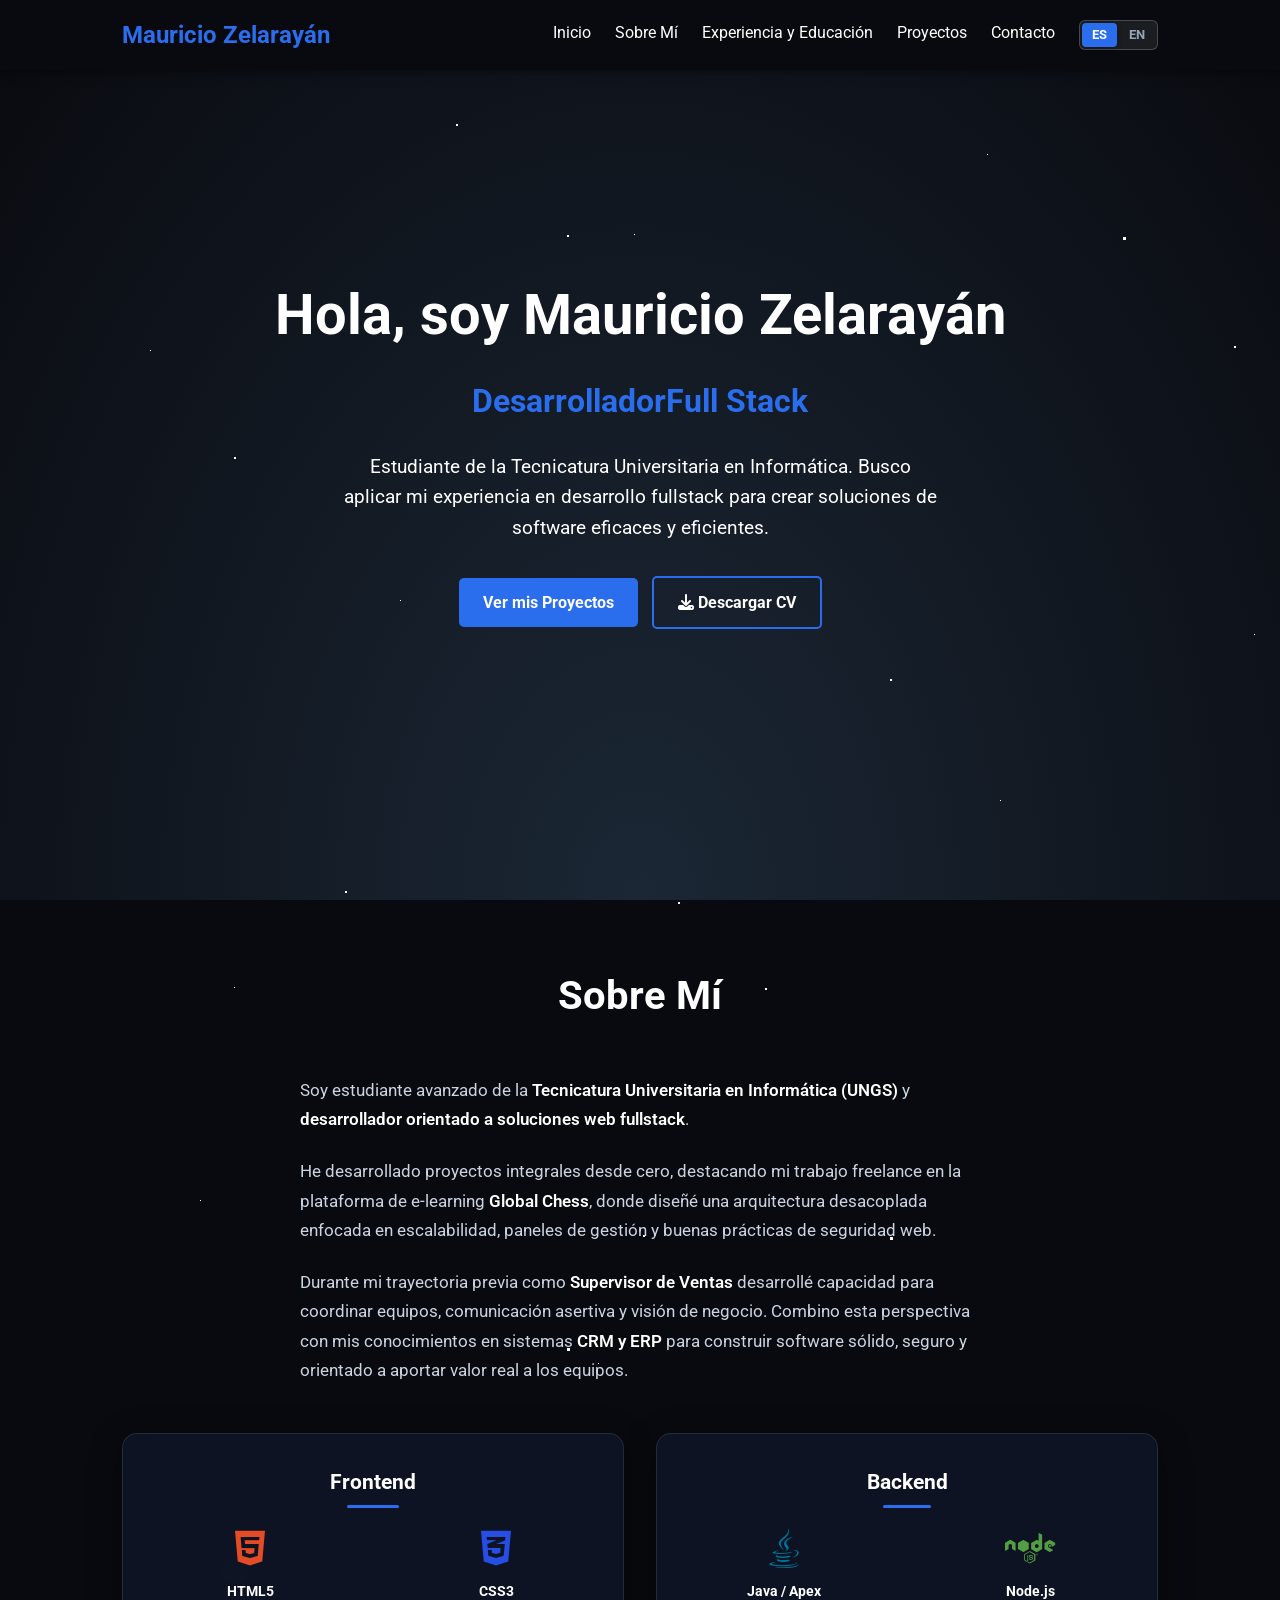
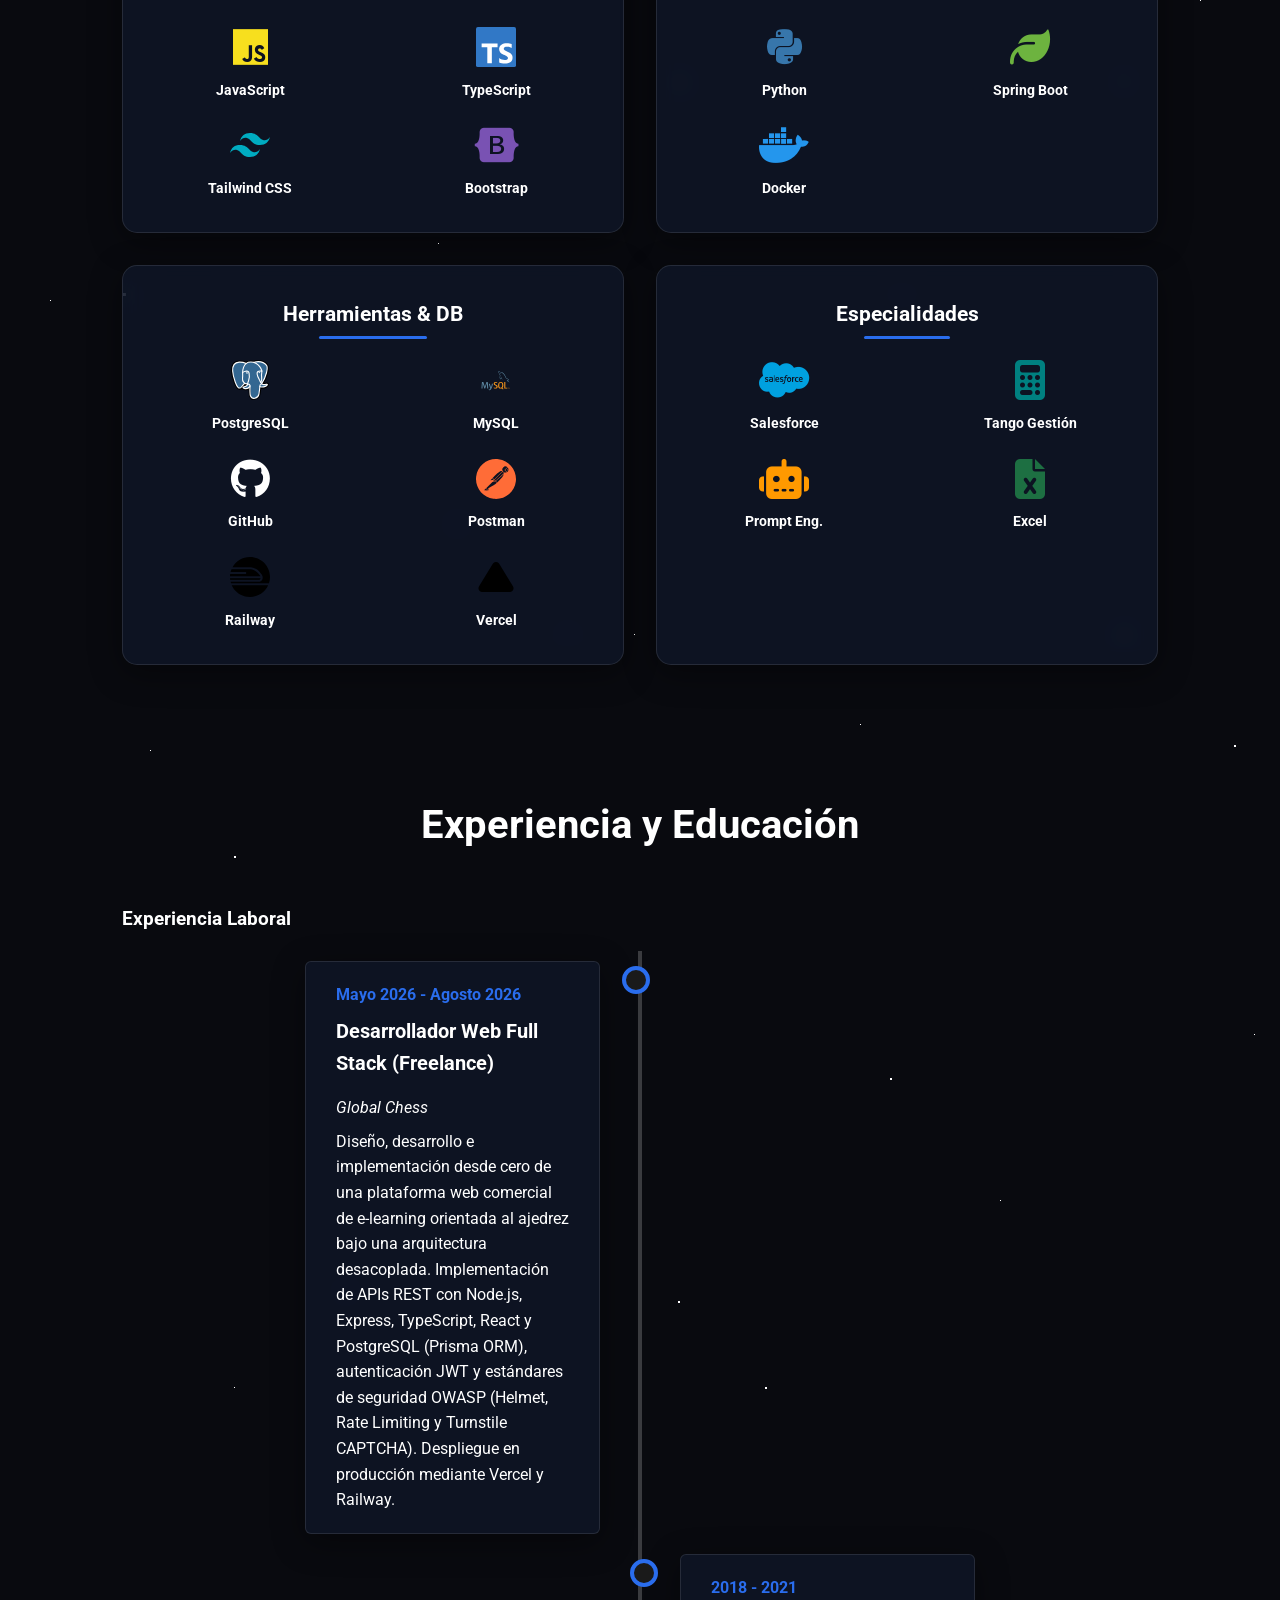
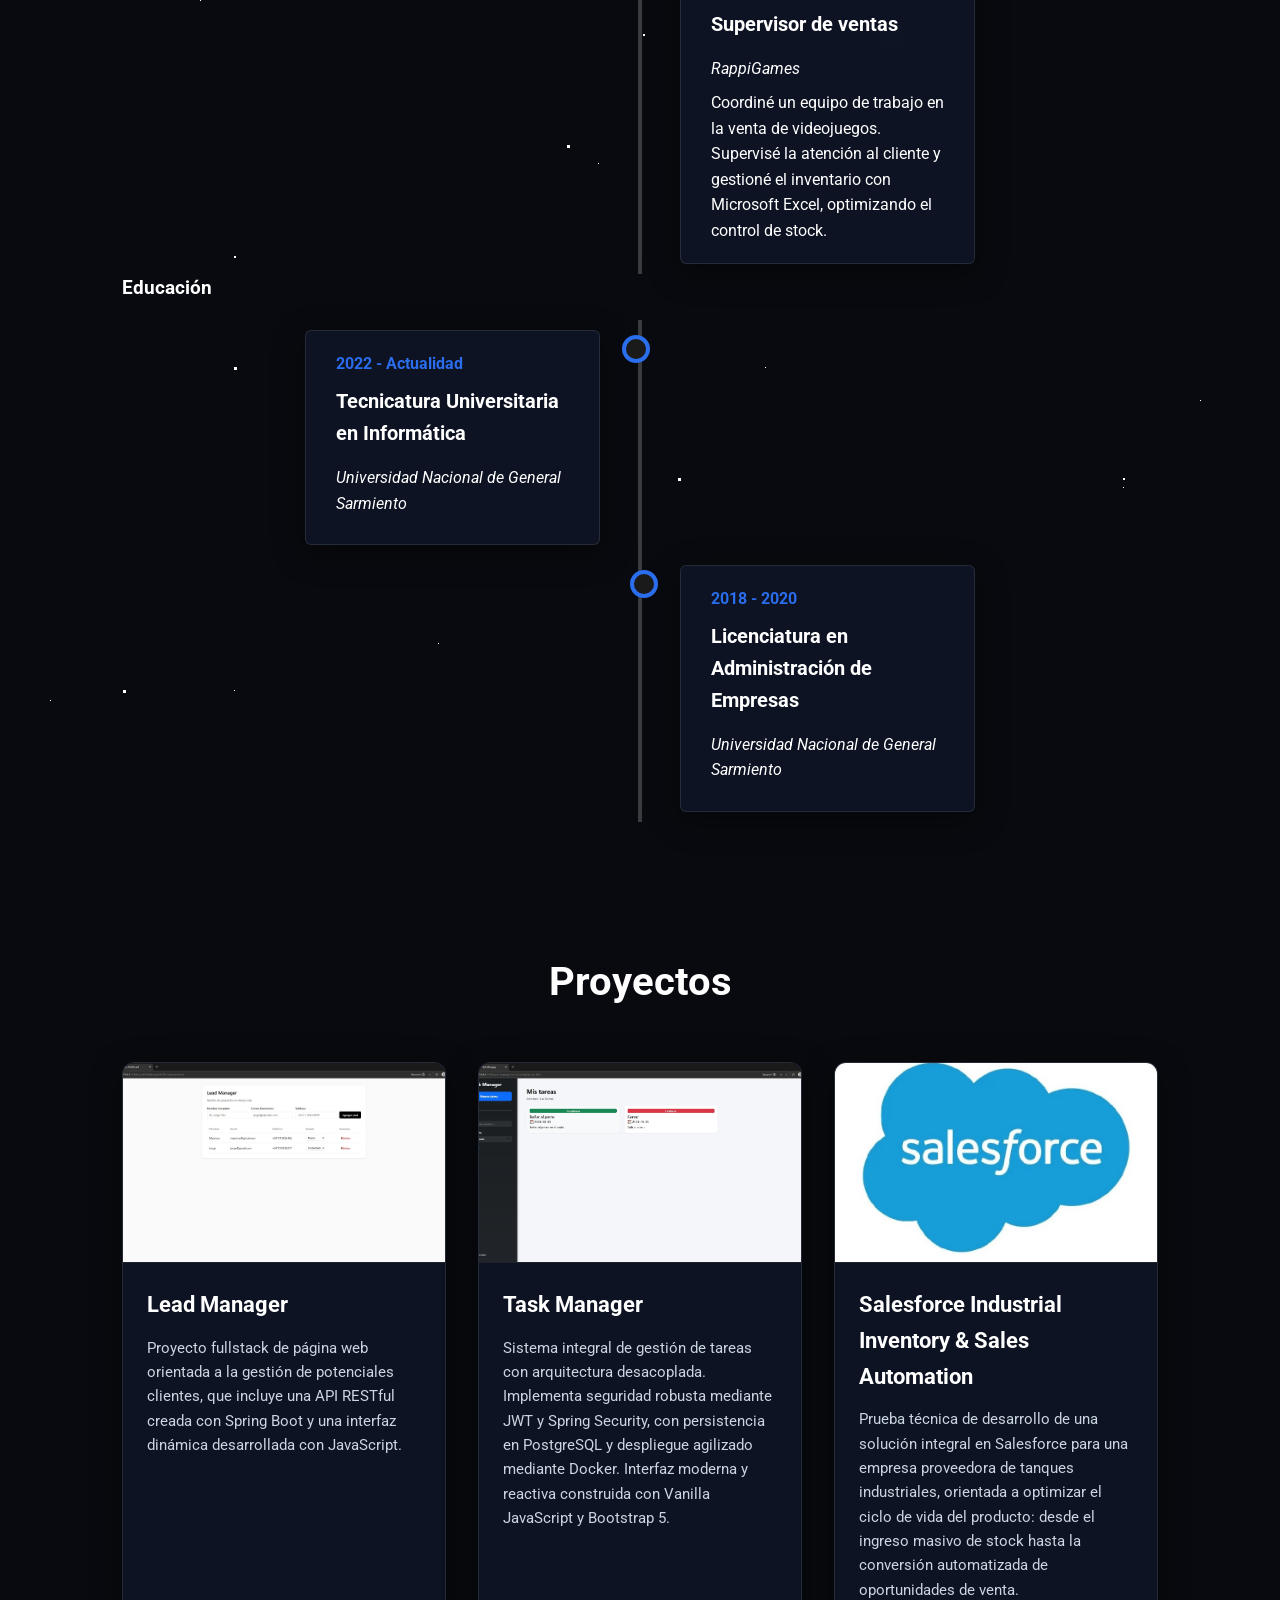
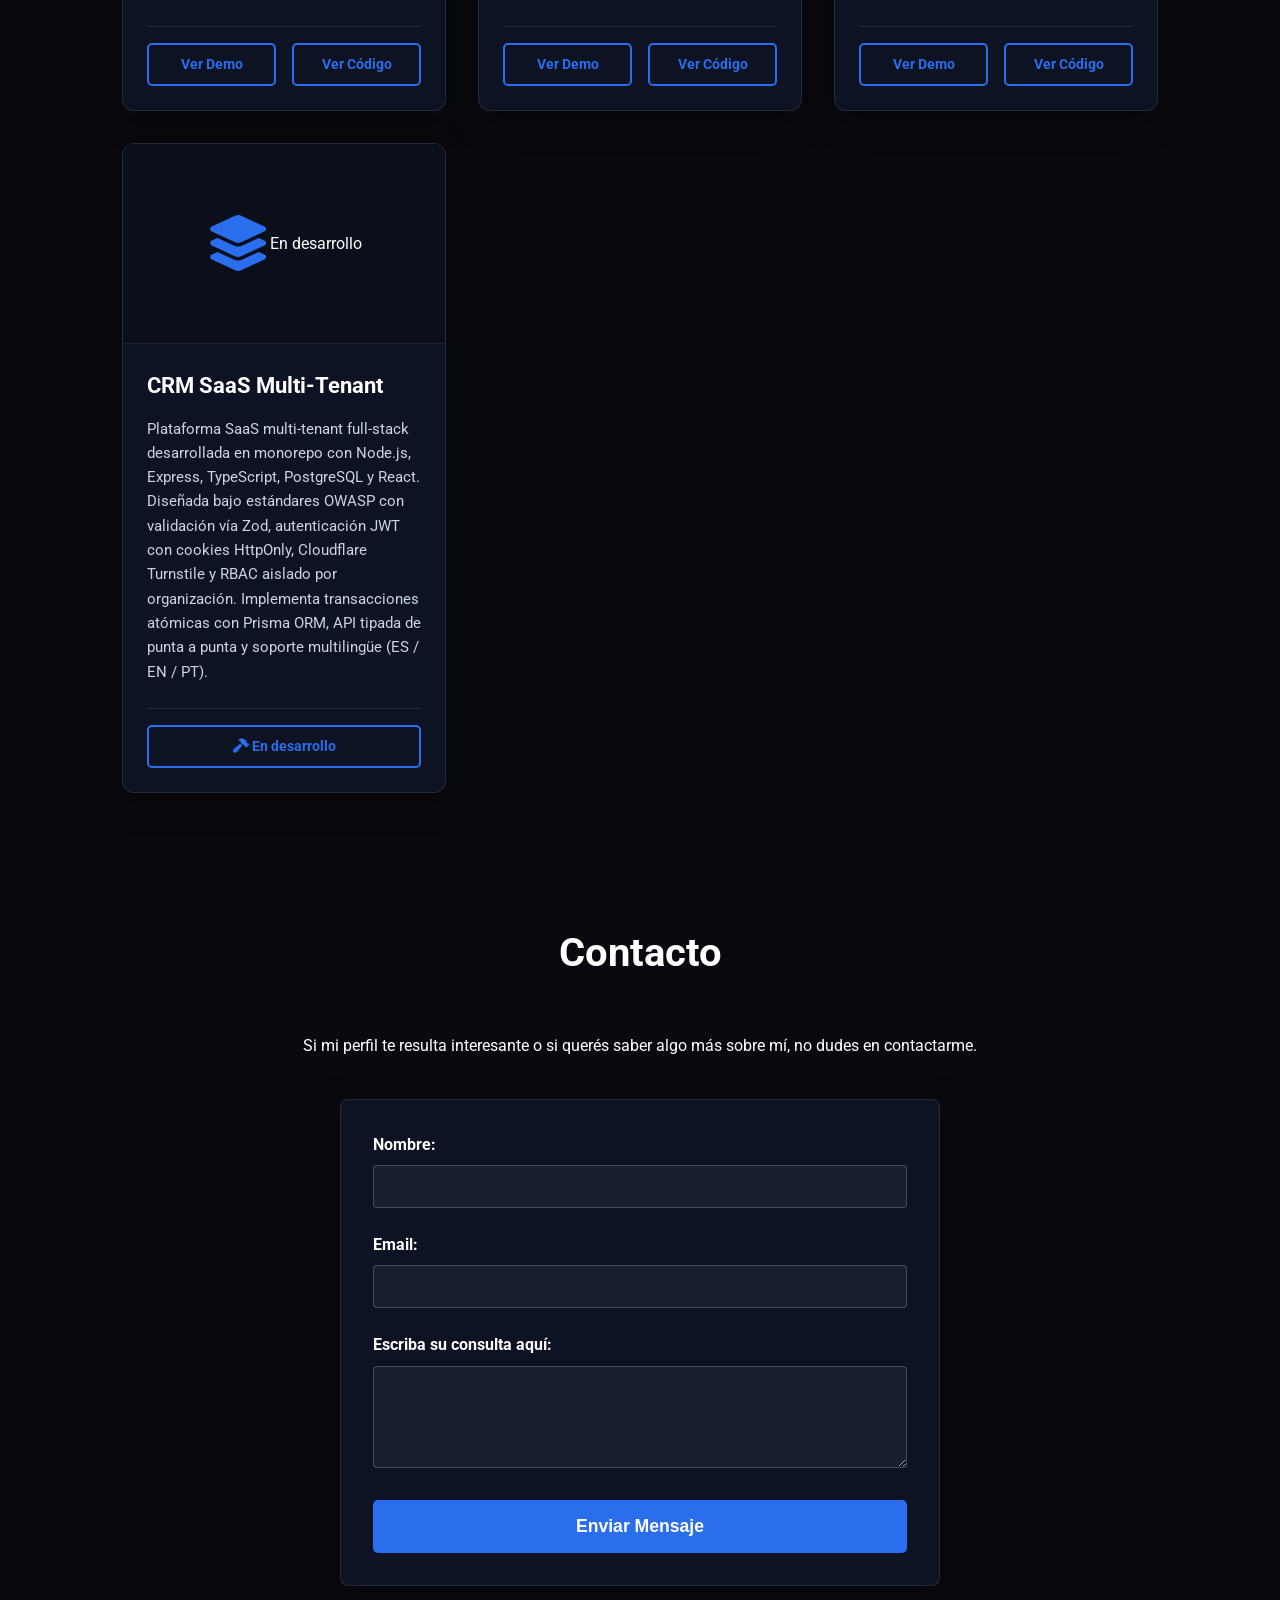
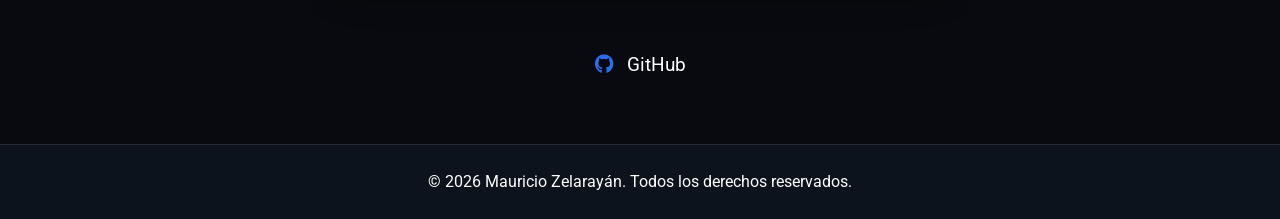
<file: index.html>
<!DOCTYPE html>
<html lang="es">
<head>
    <meta charset="UTF-8">
    <meta name="viewport" content="width=device-width, initial-scale=1.0">
    <title>Mauricio Zelarayán - Portfolio</title>
    <link rel="stylesheet" href="style.css">
    <link rel="preconnect" href="https://fonts.googleapis.com">
    <link rel="preconnect" href="https://fonts.gstatic.com" crossorigin>
    <link href="https://fonts.googleapis.com/css2?family=Roboto:wght@300;400;700&display=swap" rel="stylesheet">
    <link rel="stylesheet" href="https://cdnjs.cloudflare.com/ajax/libs/font-awesome/6.5.1/css/all.min.css">
</head>
<body>
    <div class="space-background">
        <div class="stars-layer-1"></div>
        <div class="stars-layer-2"></div>
        <div class="stars-layer-3"></div>
    </div>

    <header>
        <div class="container">
            <a href="#" class="logo">Mauricio Zelarayán</a>
            
            <button id="menu-btn" class="hamburger" aria-label="Abrir menú">
                <i class="fas fa-bars"></i>
            </button>

            <nav>
                <ul class="nav-links">
                    <li><a href="#inicio">Inicio</a></li>
                    <li><a href="#sobre-mi">Sobre Mí</a></li>
                    <li><a href="#experiencia">Experiencia y Educación</a></li>
                    <li><a href="#proyectos">Proyectos</a></li>
                    <li><a href="#contacto">Contacto</a></li>
                    <li class="lang-switch-wrapper">
                        <span class="lang-btn active">ES</span>
                        <a href="index-en.html" class="lang-btn">EN</a>
                    </li>
                </ul>
            </nav>
        </div>
    </header>

    <main>
        <section id="inicio">
            <div class="container">
                <div class="inicio-content">
                    <h1>Hola, soy Mauricio Zelarayán</h1>
                    <h2>DesarrolladorFull Stack</h2>
                    <p>Estudiante de la Tecnicatura Universitaria en Informática. Busco aplicar mi experiencia en desarrollo fullstack para crear soluciones de software eficaces y eficientes.</p>
                    <a href="#proyectos" class="btn">Ver mis Proyectos</a>
                    <a href="Mauricio Zelarayan CV.pdf" download class="btn btn-outline">
                        <i class="fas fa-download"></i> Descargar CV
                    </a>
                </div>
            </div>
        </section>

        <section id="sobre-mi">
            <div class="container">
                <h2>Sobre Mí</h2>
                <div class="sobre-mi-content">
                    <div class="sobre-mi-texto">
                        <p>
                            Soy estudiante avanzado de la <strong>Tecnicatura Universitaria en Informática (UNGS)</strong> y <strong>desarrollador orientado a soluciones web fullstack</strong>.
                        </p>

                        <p>
                            He desarrollado proyectos integrales desde cero, destacando mi trabajo freelance en la plataforma de e-learning <strong>Global Chess</strong>, donde diseñé una arquitectura desacoplada enfocada en escalabilidad, paneles de gestión y buenas prácticas de seguridad web.
                        </p>

                        <p>
                            Durante mi trayectoria previa como <strong>Supervisor de Ventas</strong> desarrollé capacidad para coordinar equipos, comunicación asertiva y visión de negocio. Combino esta perspectiva con mis conocimientos en sistemas <strong>CRM y ERP</strong> para construir software sólido, seguro y orientado a aportar valor real a los equipos.
                        </p>
                        </div>
                        
                        <div class="skills-grid">
                            <div class="skill-card">
                                <h4>Frontend</h4>
                                <div class="skill-icons">
                                    <div class="skill-item"><i class="fab fa-html5" style="color: #e34c26;"></i><span>HTML5</span></div>
                                    <div class="skill-item"><i class="fab fa-css3-alt" style="color: #264de4;"></i><span>CSS3</span></div>
                                    <div class="skill-item"><i class="fab fa-js" style="color: #f7df1e;"></i><span>JavaScript</span></div>
                                    <div class="skill-item">
                                        <img src="typescript.svg" alt="TypeScript" class="skill-icon-svg">
                                        <span>TypeScript</span>
                                    </div>
                                    <div class="skill-item">
                                        <img src="tailwind.svg" alt="Tailwind CSS" class="skill-icon-svg">
                                        <span>Tailwind CSS</span>
                                    </div>                                      
                                    <div class="skill-item"><i class="fab fa-bootstrap" style="color: #7952b3;"></i><span>Bootstrap</span></div>
                                </div>
                            </div>

                            <div class="skill-card">
                                <h4>Backend</h4>
                                <div class="skill-icons">
                                    <div class="skill-item"><i class="fab fa-java" style="color: #007396;"></i><span>Java / Apex</span></div>
                                    <div class="skill-item"><i class="fab fa-node" style="color: #539e43;"></i><span>Node.js</span></div>
                                    <div class="skill-item"><i class="fab fa-python" style="color: #3776ab;"></i><span>Python</span></div>
                                    <div class="skill-item"><i class="fas fa-leaf" style="color: #6db33f;"></i><span>Spring Boot</span></div>
                                    <div class="skill-item"><i class="fab fa-docker" style="color: #2496ed;"></i><span>Docker</span></div>
                                </div>
                            </div>

                            <div class="skill-card">
                                <h4>Herramientas & DB</h4>
                                <div class="skill-icons">
                                    <div class="skill-item">
                                        <img src="postgresql.svg" alt="PostgreSQL" class="skill-icon-svg">
                                        <span>PostgreSQL</span>
                                    </div>                                    
                                    <div class="skill-item">
                                        <img src="mysql.svg" alt="MySQL" class="skill-icon-svg">
                                        <span>MySQL</span>
                                    </div> 
                                    <div class="skill-item">
                                        <i class="fab fa-github" style="color: #ffffff;"></i>
                                        <span>GitHub</span>
                                    </div>                                    
                                    <div class="skill-item">
                                        <img src="postman.svg" alt="Postman" class="skill-icon-svg">
                                        <span>Postman</span>
                                    </div> 
                                    <div class="skill-item">
                                        <img src="railway.svg" alt="Railway" class="skill-icon-svg">
                                        <span>Railway</span>
                                    </div> 
                                    <div class="skill-item">
                                        <i class="fas fa-play" style="color: #000000; display: inline-block; transform: rotate(-90deg);"></i>
                                        <span>Vercel</span>
                                    </div>
                                </div>
                            </div>

                            <div class="skill-card">
                                <h4>Especialidades</h4>
                                <div class="skill-icons">
                                    <div class="skill-item"><i class="fab fa-salesforce" style="color: #00a1e0;"></i><span>Salesforce</span></div>
                                    <div class="skill-item"><i class="fas fa-calculator" style="color: #008080;"></i><span>Tango Gestión</span></div>
                                    <div class="skill-item"><i class="fas fa-robot" style="color: #ff9900;"></i><span>Prompt Eng.</span></div>
                                    <div class="skill-item"><i class="fas fa-file-excel" style="color: #1d6f42;"></i><span>Excel</span></div>
                                </div>
                            </div>
                        </div>
                    </div>
                </div>
            </div>
        </section>

        <section id="experiencia">
            <div class="container">
                <h2>Experiencia y Educación</h2>

                <div class="experiencia-laboral-timeline">
                    <h3>Experiencia Laboral</h3>
                    <div class="timeline">
                        <div class="timeline-item">
                            <div class="timeline-content">
                                <span class="timeline-date">Mayo 2026 - Agosto 2026</span>
                                <h3>Desarrollador Web Full Stack (Freelance)</h3>
                                <p class="timeline-company">Global Chess</p>
                                <p>Diseño, desarrollo e implementación desde cero de una plataforma web comercial de e-learning orientada al ajedrez bajo una arquitectura desacoplada. Implementación de APIs REST con Node.js, Express, TypeScript, React y PostgreSQL (Prisma ORM), autenticación JWT y estándares de seguridad OWASP (Helmet, Rate Limiting y Turnstile CAPTCHA). Despliegue en producción mediante Vercel y Railway.</p>
                            </div>
                        </div>
                        <div class="timeline-item">
                            <div class="timeline-content">
                                <span class="timeline-date">2018 - 2021</span>
                                <h3>Supervisor de ventas</h3>
                                <p class="timeline-company">RappiGames</p>
                                <p>Coordiné un equipo de trabajo en la venta de videojuegos. Supervisé la atención al cliente y gestioné el inventario con Microsoft Excel, optimizando el control de stock.</p>
                            </div>
                        </div>
                    </div>
                </div>

                <div class="educacion-timeline">
                    <h3>Educación</h3>
                    <div class="timeline">
                        <div class="timeline-item education">
                            <div class="timeline-content">
                                <span class="timeline-date">2022 - Actualidad</span>
                                <h3>Tecnicatura Universitaria en Informática</h3>
                                <p class="timeline-company">Universidad Nacional de General Sarmiento</p>
                            </div>
                        </div>
                        <div class="timeline-item education">
                            <div class="timeline-content">
                                <span class="timeline-date">2018 - 2020</span>
                                <h3>Licenciatura en Administración de Empresas</h3>
                                <p class="timeline-company">Universidad Nacional de General Sarmiento</p>
                            </div>
                        </div>
                    </div>
                </div>
            </div>
        </section>

        <section id="proyectos">
            <div class="container">
                <h2>Proyectos</h2>
                <div class="proyectos-grid">
                    
                    <div class="proyecto-card">
                        <div class="card-image-container">
                            <img src="3.jpg" alt="Vista previa de Lead Manager">
                        </div>
                        <div class="card-body">
                            <h3>Lead Manager</h3>
                            <p class="card-description">Proyecto fullstack de página web orientada a la gestión de potenciales clientes, que incluye una API RESTful creada con Spring Boot y una interfaz dinámica desarrollada con JavaScript.</p>
                            <div class="card-buttons">
                                <a href="https://drive.google.com/drive/folders/19TNXbErYH4U7G8hx_A92tkrJt_S_MYmr?usp=sharing" target="_blank" class="btn-proyecto">Ver Demo</a>
                                <a href="https://github.com/MauricioZelarayan/lead-manager-fullstack" target="_blank" class="btn-proyecto">Ver Código</a>
                            </div>
                        </div>
                    </div>

                    <div class="proyecto-card">
                        <div class="card-image-container">
                            <img src="10.jpg" alt="Vista previa de Task Manager">
                        </div>
                        <div class="card-body">
                            <h3>Task Manager</h3>
                            <p class="card-description">Sistema integral de gestión de tareas con arquitectura desacoplada. Implementa seguridad robusta mediante JWT y Spring Security, con persistencia en PostgreSQL y despliegue agilizado mediante Docker. Interfaz moderna y reactiva construida con Vanilla JavaScript y Bootstrap 5.</p>
                            <div class="card-buttons">
                                <a href="https://drive.google.com/drive/folders/1PQjHxaCH2E78rBX4GPbPm-X-FiyzhYT6" target="_blank" class="btn-proyecto">Ver Demo</a>
                                <a href="https://github.com/MauricioZelarayan/task-manager" target="_blank" class="btn-proyecto">Ver Código</a>
                            </div>
                        </div>
                    </div>

                    <div class="proyecto-card">
                        <div class="card-image-container">
                            <img src="salesforce.jpg" alt="Vista previa de Salesforce Industrial Inventory & Sales Automation">
                        </div>
                        <div class="card-body">
                            <h3>Salesforce Industrial Inventory & Sales Automation</h3>
                            <p class="card-description">Prueba técnica de desarrollo de una solución integral en Salesforce para una empresa proveedora de tanques industriales, orientada a optimizar el ciclo de vida del producto: desde el ingreso masivo de stock hasta la conversión automatizada de oportunidades de venta.</p>
                            <div class="card-buttons">
                                <a href="https://drive.google.com/drive/folders/1M4jzEX7tHAN3QNW46n3m_NiVkOKTi4sG?usp=sharing" target="_blank" class="btn-proyecto">Ver Demo</a>
                                <a href="https://github.com/MauricioZelarayan/salesforce-tank-manager" target="_blank" class="btn-proyecto">Ver Código</a>
                            </div>
                        </div>
                    </div>

                    <div class="proyecto-card">
                        <div class="card-image-container" style="position: relative; background: #111827;">
                            <i class="fas fa-layer-group" style="font-size: 3.5rem; color: var(--color-primario);"></i>
                            <span class="badge-proceso">En desarrollo</span>
                        </div>
                        <div class="card-body">
                            <h3>CRM SaaS Multi-Tenant</h3>
                            <p class="card-description">Plataforma SaaS multi-tenant full-stack desarrollada en monorepo con Node.js, Express, TypeScript, PostgreSQL y React. Diseñada bajo estándares OWASP con validación vía Zod, autenticación JWT con cookies HttpOnly, Cloudflare Turnstile y RBAC aislado por organización. Implementa transacciones atómicas con Prisma ORM, API tipada de punta a punta y soporte multilingüe (ES / EN / PT).</p>
                            <div class="card-buttons">
                                <span class="btn-proyecto btn-disabled"><i class="fas fa-hammer"></i> En desarrollo</span>
                            </div>
                        </div>
                    </div>
                </div>
            </div>
        </section>

        <section id="contacto">
    <div class="container">
        <h2>Contacto</h2>
        <p>Si mi perfil te resulta interesante o si querés saber algo más sobre mí, no dudes en contactarme.</p>
        
        <div class="contact-wrapper">
            <form action="https://formspree.io/f/xgaeyyrw" method="POST" id="my-form" class="contact-form">
                <div class="form-group">
                    <label for="nombre">Nombre:</label>
                    <input type="text" name="name" id="nombre" required>
                </div>
                <div class="form-group">
                    <label for="email">Email:</label>
                    <input type="email" name="email" id="email" required>
                </div>
                <div class="form-group">
                    <label for="mensaje">Escriba su consulta aquí:</label>
                    <textarea name="message" id="mensaje" rows="5" required></textarea>
                </div>
                <button type="submit" class="btn">Enviar Mensaje</button>
            </form>

            <div class="contact-info">
                <a href="https://github.com/MauricioZelarayan" target="_blank"><i class="fab fa-github"></i> GitHub</a>
            </div>
        </div>
    </div>
</section>
    </main>

    <footer>
        <div class="container">
            <p>&copy; 2026 Mauricio Zelarayán. Todos los derechos reservados.</p>
        </div>
    </footer>

    <script>
  const $form = document.querySelector('#my-form');

  $form.addEventListener('submit', handleSubmit);

  async function handleSubmit(event) {
    event.preventDefault(); // Evita que la página se recargue o redirija
    
    const form = new FormData(this);
    const response = await fetch(this.action, {
      method: this.method,
      body: form,
      headers: {
        'Accept': 'application/json'
      }
    });

    if (response.ok) {
      this.reset(); // <--- ¡Aquí es donde se borra todo el contenido!
      alert('¡Gracias por escribir! Ya recibí tu mensaje, me pondré en contacto lo antes posible.');
    } else {
      alert('Algo salió mal. Por favor, intenta de nuevo.');
    }
  }
</script>

<script>
    const menuBtn = document.getElementById('menu-btn');
    const navLinks = document.querySelector('.nav-links');

    menuBtn.addEventListener('click', () => {
        navLinks.classList.toggle('active');
        const icon = menuBtn.querySelector('i');
        icon.classList.toggle('fa-bars');
        icon.classList.toggle('fa-xmark');
    });

    // Cerrar al hacer clic en un link para que no tape el contenido
    document.querySelectorAll('.nav-links a').forEach(link => {
        link.addEventListener('click', () => {
            navLinks.classList.remove('active');
            const icon = menuBtn.querySelector('i');
            icon.classList.add('fa-bars');
            icon.classList.remove('fa-xmark');
        });
    });
</script>

</body>
</html>
</file>
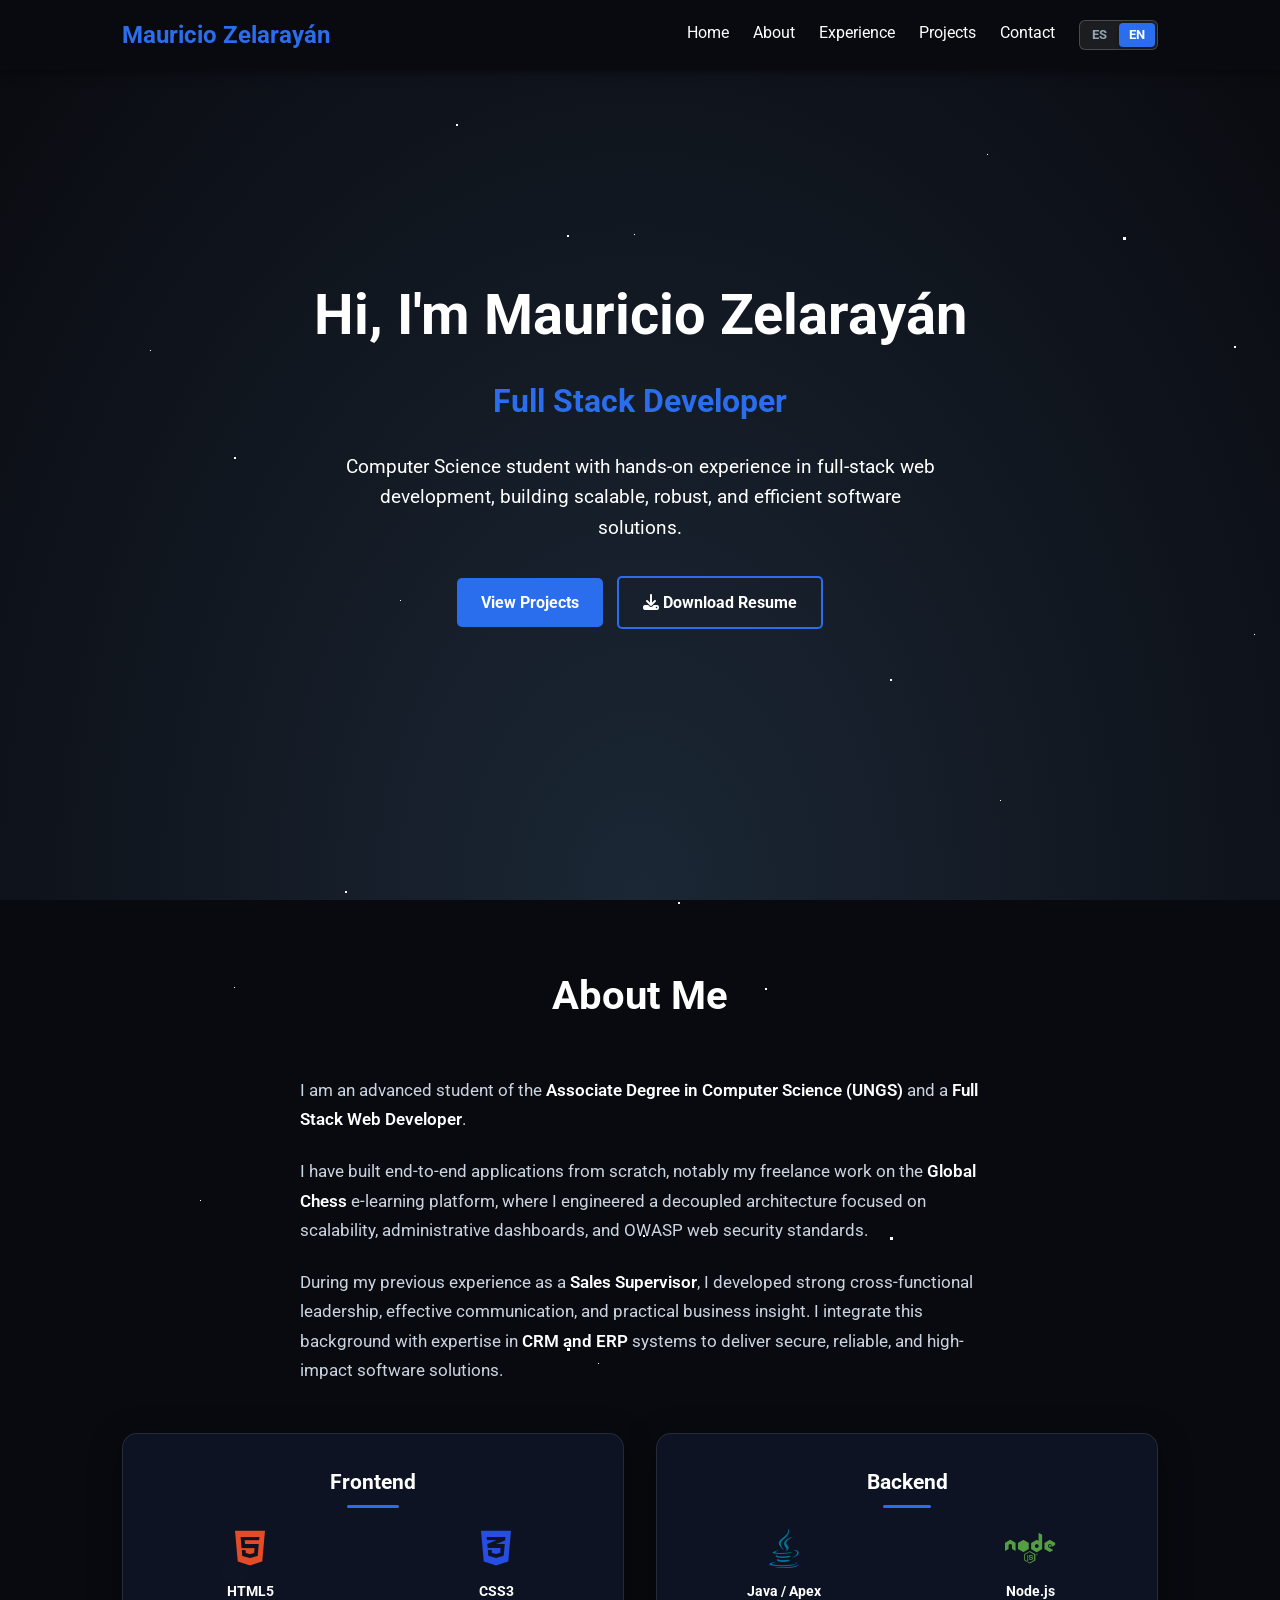
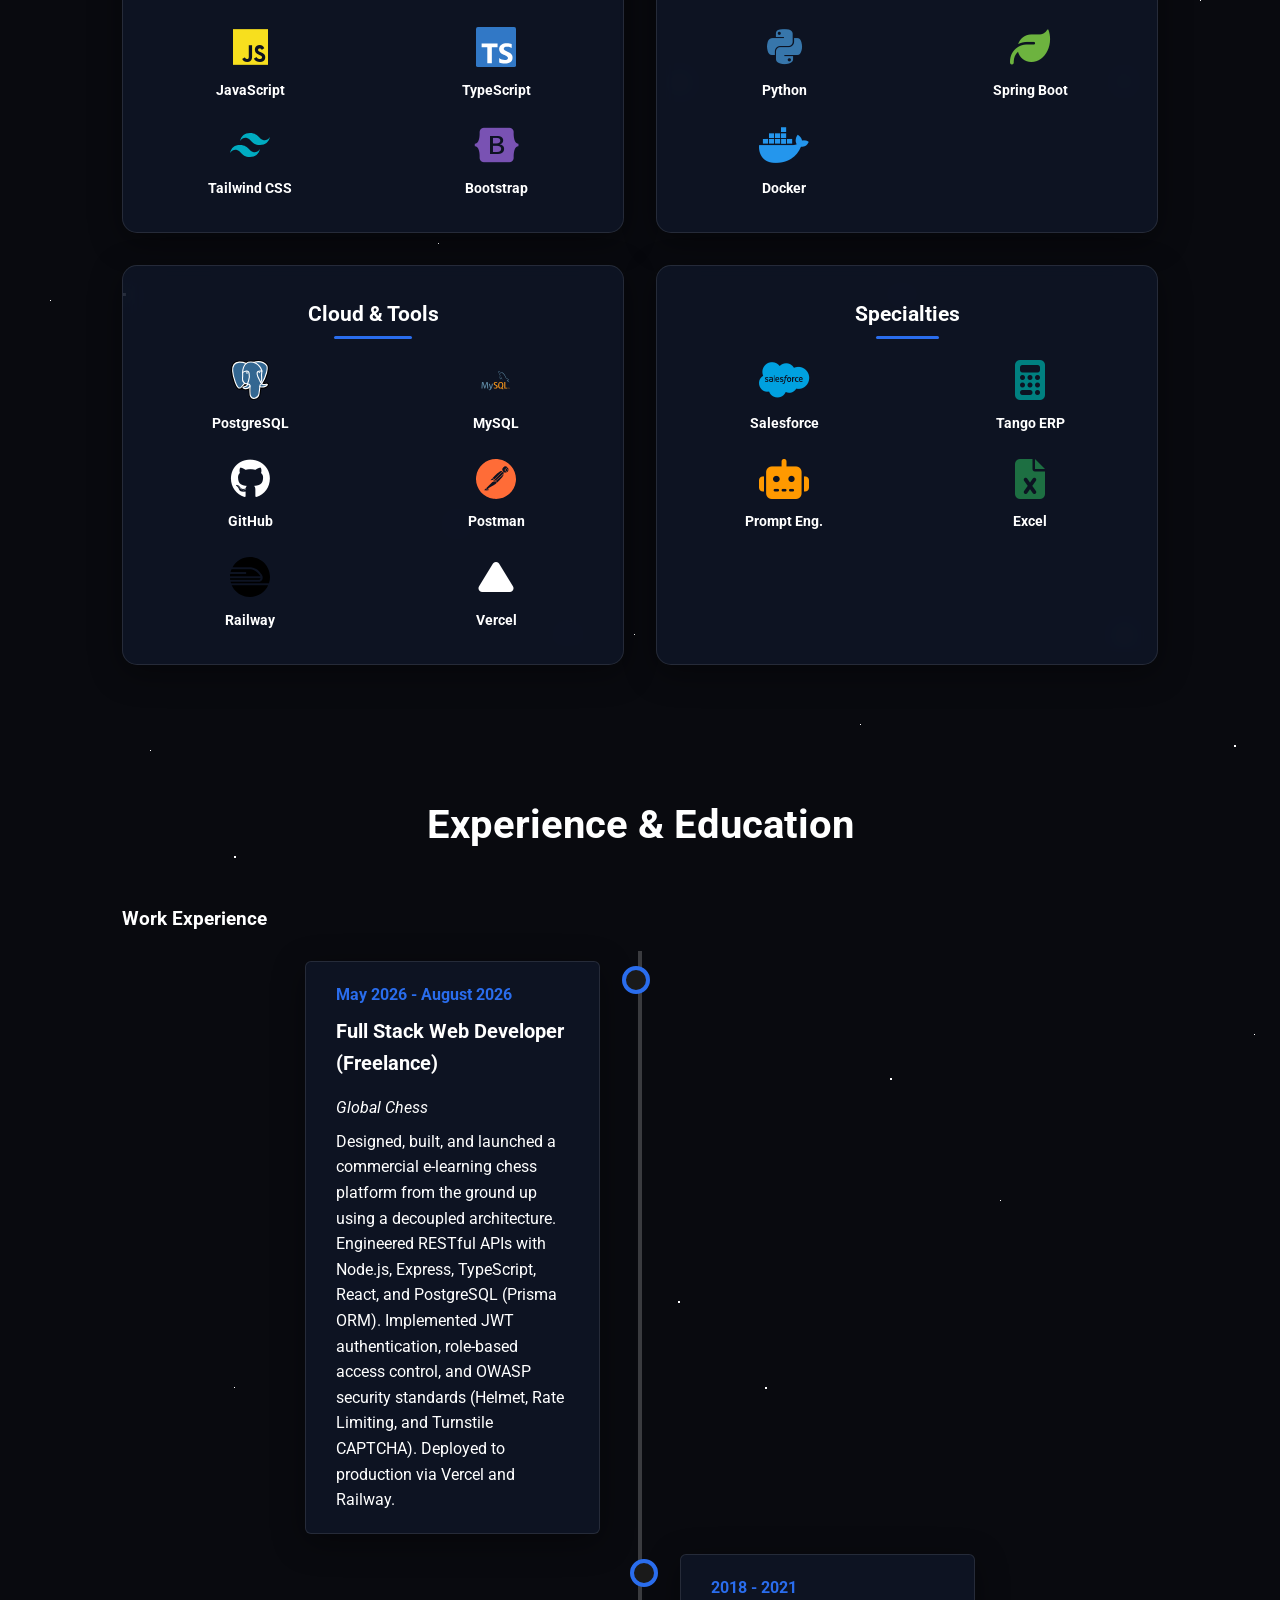
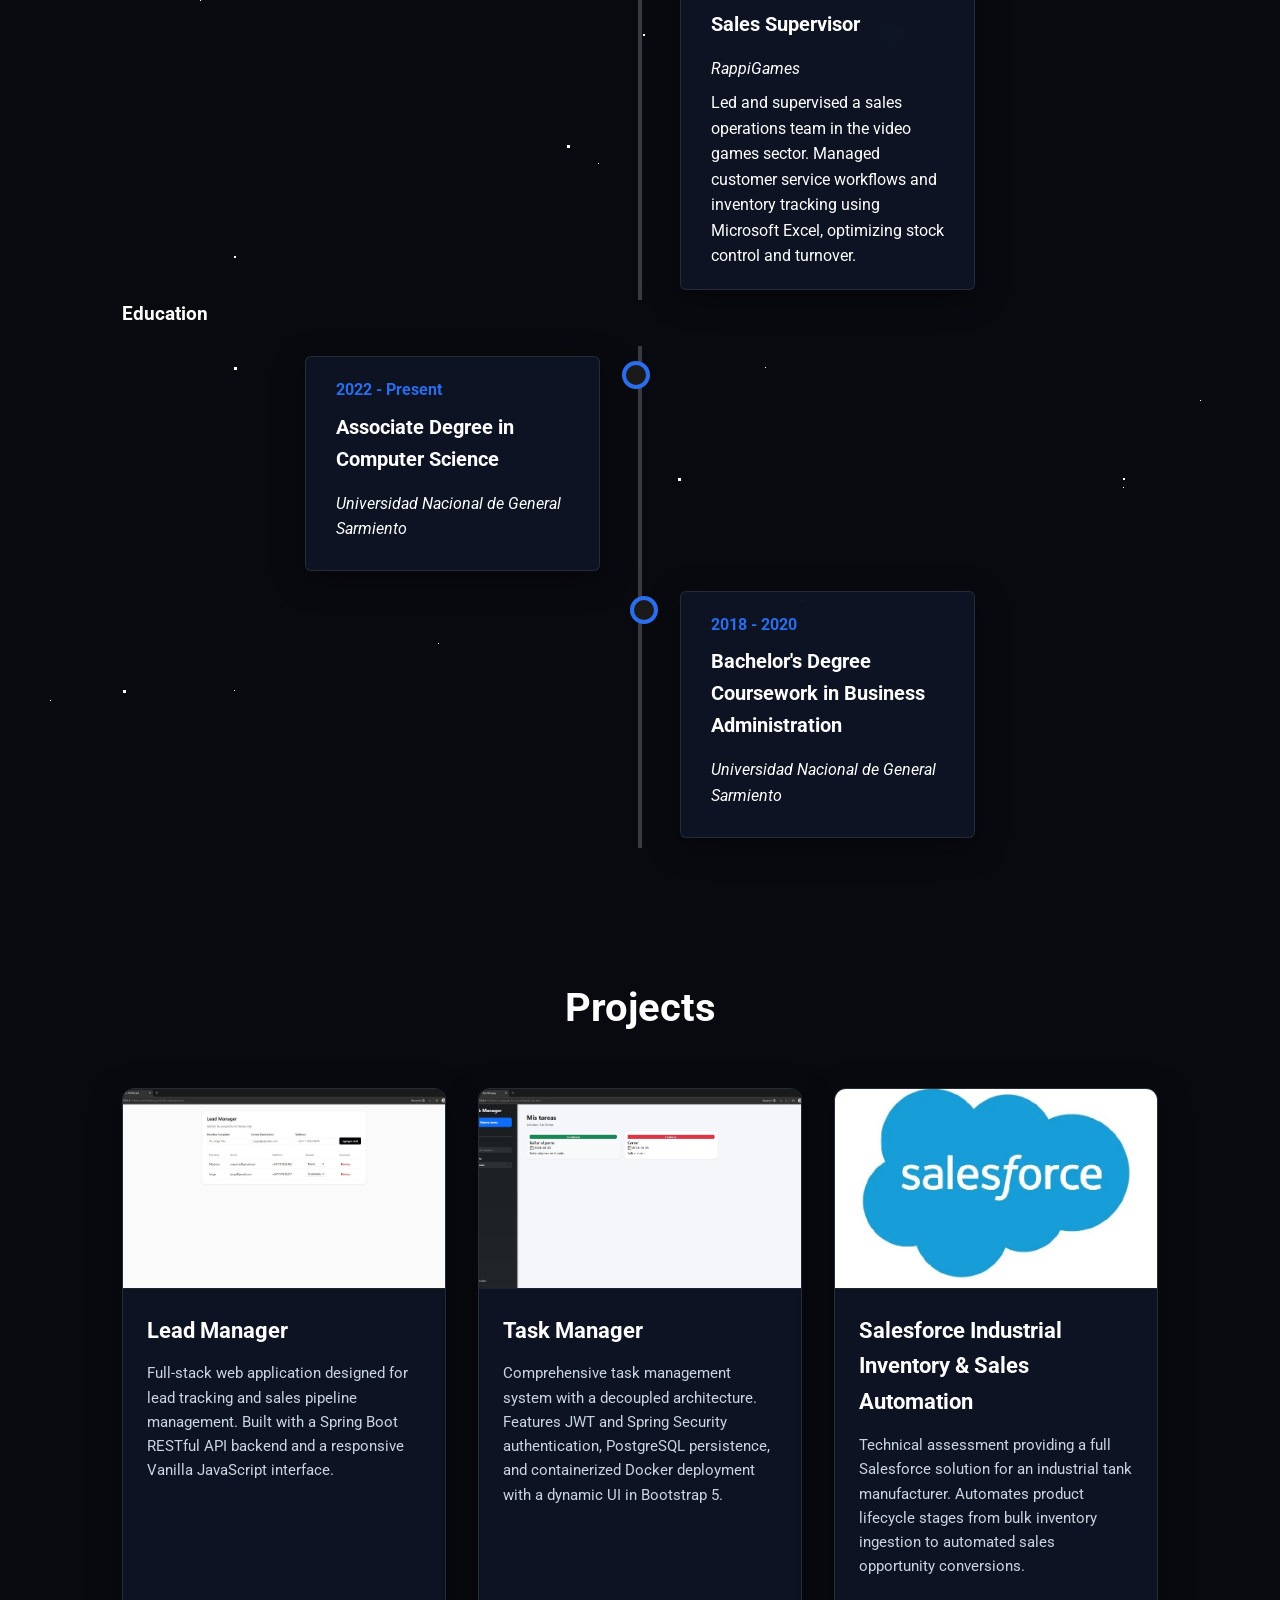
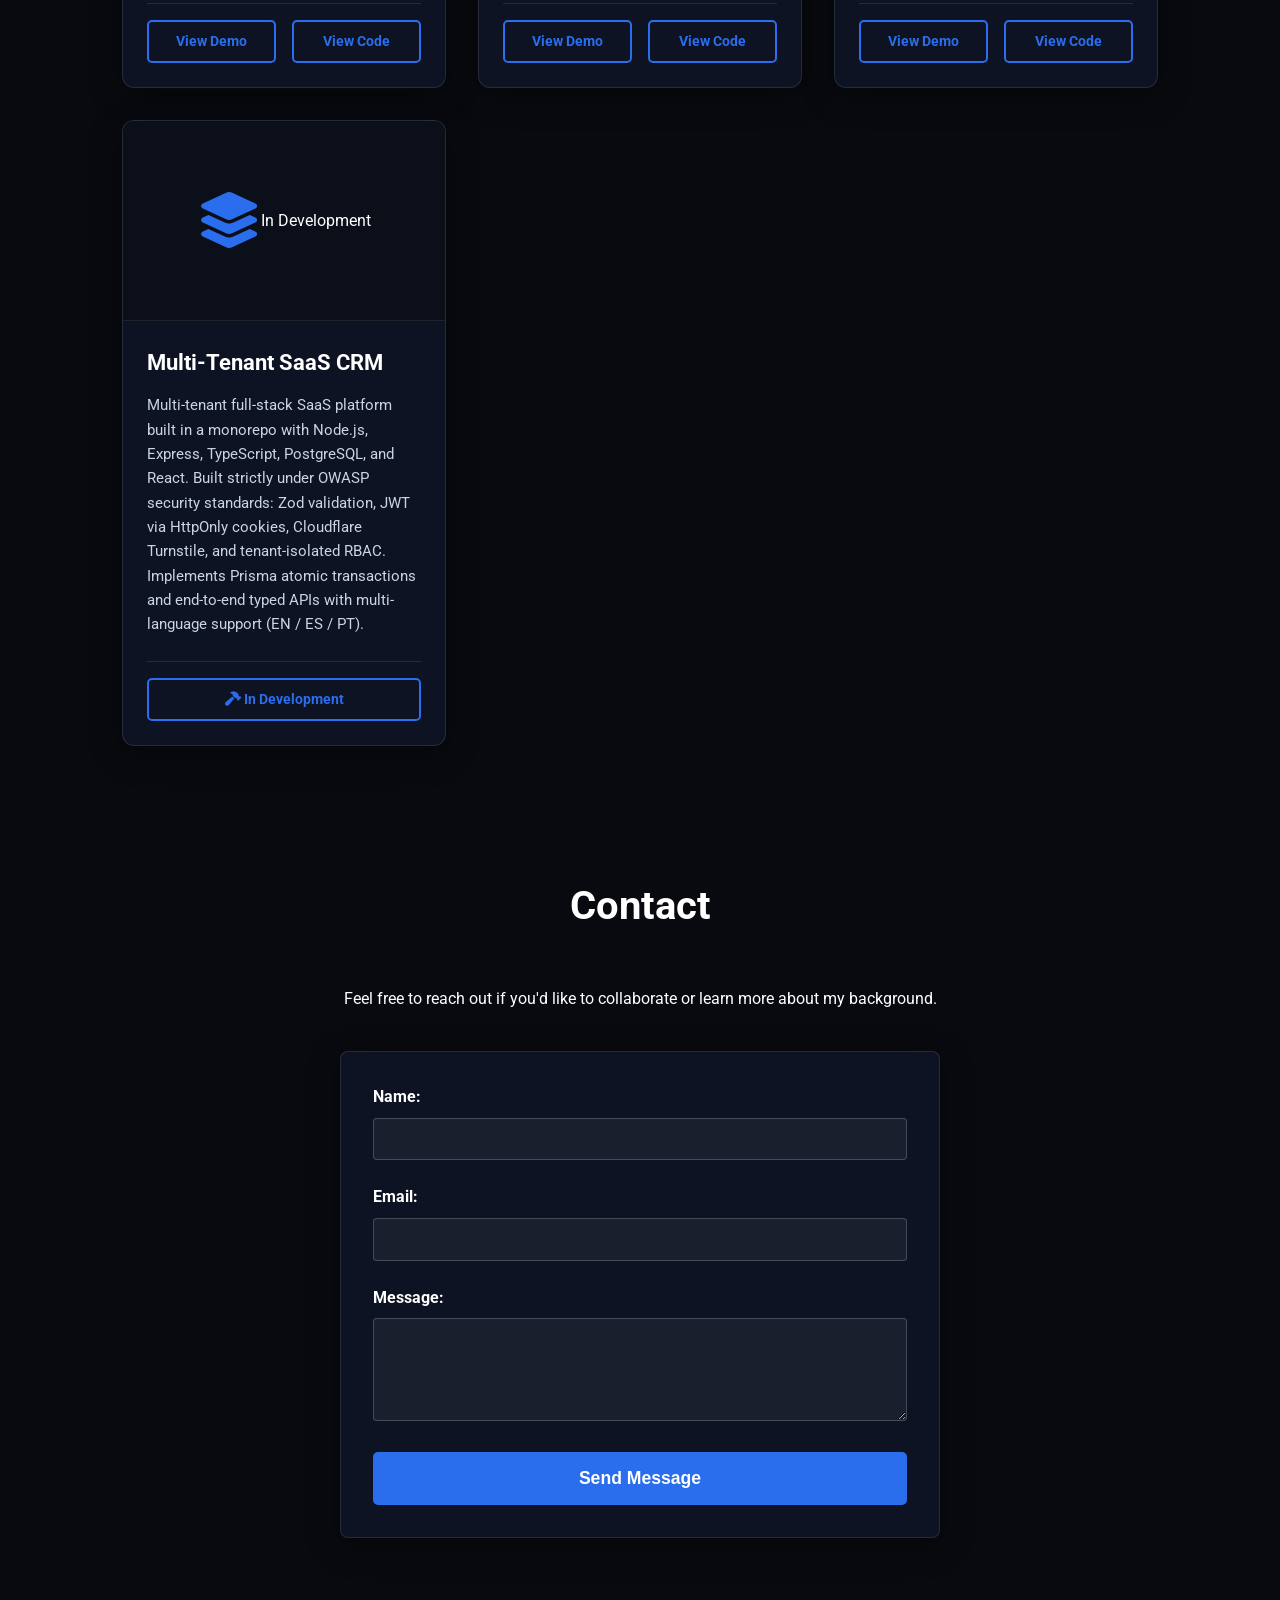
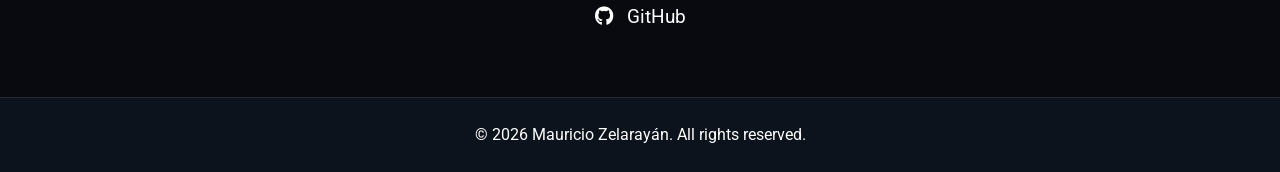
<file: index-en.html>
<!DOCTYPE html>
<html lang="en">
<head>
    <meta charset="UTF-8">
    <meta name="viewport" content="width=device-width, initial-scale=1.0">
    <title>Mauricio Zelarayán - Portfolio</title>
    <link rel="stylesheet" href="style.css">
    <link rel="preconnect" href="https://fonts.googleapis.com">
    <link rel="preconnect" href="https://fonts.gstatic.com" crossorigin>
    <link href="https://fonts.googleapis.com/css2?family=Roboto:wght@300;400;700&display=swap" rel="stylesheet">
    <link rel="stylesheet" href="https://cdnjs.cloudflare.com/ajax/libs/font-awesome/6.5.1/css/all.min.css">
</head>
<body>
    <div class="space-background">
        <div class="stars-layer-1"></div>
        <div class="stars-layer-2"></div>
        <div class="stars-layer-3"></div>
    </div>

    <header>
        <div class="container">
            <a href="#" class="logo">Mauricio Zelarayán</a>
            
            <button id="menu-btn" class="hamburger" aria-label="Open menu">
                <i class="fas fa-bars"></i>
            </button>

            <nav>
                <ul class="nav-links">
                    <li><a href="#inicio">Home</a></li>
                    <li><a href="#sobre-mi">About</a></li>
                    <li><a href="#experiencia">Experience</a></li>
                    <li><a href="#proyectos">Projects</a></li>
                    <li><a href="#contacto">Contact</a></li>
                    <li class="lang-switch-wrapper">
                        <a href="index.html" class="lang-btn">ES</a>
                        <span class="lang-btn active">EN</span>
                    </li>
                </ul>
            </nav>
        </div>
    </header>

    <main>
        <section id="inicio">
            <div class="container">
                <div class="inicio-content">
                    <h1>Hi, I'm Mauricio Zelarayán</h1>
                    <h2>Full Stack Developer</h2>
                    <p>Computer Science student with hands-on experience in full-stack web development, building scalable, robust, and efficient software solutions.</p>
                    <a href="#proyectos" class="btn">View Projects</a>
                    <a href="Mauricio Zelarayan CV EN.pdf" download class="btn btn-outline">
                        <i class="fas fa-download"></i> Download Resume
                    </a>
                </div>
            </div>
        </section>

        <section id="sobre-mi">
            <div class="container">
                <h2>About Me</h2>
                <div class="sobre-mi-content">
                    <div class="sobre-mi-texto">
                        <p>
                            I am an advanced student of the <strong>Associate Degree in Computer Science (UNGS)</strong> and a <strong>Full Stack Web Developer</strong>.
                        </p>

                        <p>
                            I have built end-to-end applications from scratch, notably my freelance work on the <strong>Global Chess</strong> e-learning platform, where I engineered a decoupled architecture focused on scalability, administrative dashboards, and OWASP web security standards.
                        </p>

                        <p>
                            During my previous experience as a <strong>Sales Supervisor</strong>, I developed strong cross-functional leadership, effective communication, and practical business insight. I integrate this background with expertise in <strong>CRM and ERP</strong> systems to deliver secure, reliable, and high-impact software solutions.
                        </p>
                    </div>
                        
                    <div class="skills-grid">
                        <div class="skill-card">
                            <h4>Frontend</h4>
                            <div class="skill-icons">
                                <div class="skill-item"><i class="fab fa-html5" style="color: #e34c26;"></i><span>HTML5</span></div>
                                <div class="skill-item"><i class="fab fa-css3-alt" style="color: #264de4;"></i><span>CSS3</span></div>
                                <div class="skill-item"><i class="fab fa-js" style="color: #f7df1e;"></i><span>JavaScript</span></div>
                                <div class="skill-item">
                                    <img src="typescript.svg" alt="TypeScript" class="skill-icon-svg">
                                    <span>TypeScript</span>
                                </div>
                                <div class="skill-item">
                                    <img src="tailwind.svg" alt="Tailwind CSS" class="skill-icon-svg">
                                    <span>Tailwind CSS</span>
                                </div>                                      
                                <div class="skill-item"><i class="fab fa-bootstrap" style="color: #7952b3;"></i><span>Bootstrap</span></div>
                            </div>
                        </div>

                        <div class="skill-card">
                            <h4>Backend</h4>
                            <div class="skill-icons">
                                <div class="skill-item"><i class="fab fa-java" style="color: #007396;"></i><span>Java / Apex</span></div>
                                <div class="skill-item"><i class="fab fa-node" style="color: #539e43;"></i><span>Node.js</span></div>
                                <div class="skill-item"><i class="fab fa-python" style="color: #3776ab;"></i><span>Python</span></div>
                                <div class="skill-item"><i class="fas fa-leaf" style="color: #6db33f;"></i><span>Spring Boot</span></div>
                                <div class="skill-item"><i class="fab fa-docker" style="color: #2496ed;"></i><span>Docker</span></div>
                            </div>
                        </div>

                        <div class="skill-card">
                            <h4>Cloud & Tools</h4>
                            <div class="skill-icons">
                                <div class="skill-item">
                                    <img src="postgresql.svg" alt="PostgreSQL" class="skill-icon-svg">
                                    <span>PostgreSQL</span>
                                </div>                                    
                                <div class="skill-item">
                                    <img src="mysql.svg" alt="MySQL" class="skill-icon-svg">
                                    <span>MySQL</span>
                                </div> 
                                <div class="skill-item">
                                    <i class="fab fa-github" style="color: #ffffff;"></i>
                                    <span>GitHub</span>
                                </div>                                    
                                <div class="skill-item">
                                    <img src="postman.svg" alt="Postman" class="skill-icon-svg">
                                    <span>Postman</span>
                                </div> 
                                <div class="skill-item">
                                    <img src="railway.svg" alt="Railway" class="skill-icon-svg">
                                    <span>Railway</span>
                                </div> 
                                <div class="skill-item">
                                    <i class="fas fa-play" style="color: #ffffff; display: inline-block; transform: rotate(-90deg);"></i>
                                    <span>Vercel</span>
                                </div>
                            </div>
                        </div>

                        <div class="skill-card">
                            <h4>Specialties</h4>
                            <div class="skill-icons">
                                <div class="skill-item"><i class="fab fa-salesforce" style="color: #00a1e0;"></i><span>Salesforce</span></div>
                                <div class="skill-item"><i class="fas fa-calculator" style="color: #008080;"></i><span>Tango ERP</span></div>
                                <div class="skill-item"><i class="fas fa-robot" style="color: #ff9900;"></i><span>Prompt Eng.</span></div>
                                <div class="skill-item"><i class="fas fa-file-excel" style="color: #1d6f42;"></i><span>Excel</span></div>
                            </div>
                        </div>
                    </div>
                </div>
            </div>
        </section>

        <section id="experiencia">
            <div class="container">
                <h2>Experience & Education</h2>

                <div class="experiencia-laboral-timeline">
                    <h3>Work Experience</h3>
                    <div class="timeline">
                        <div class="timeline-item">
                            <div class="timeline-content">
                                <span class="timeline-date">May 2026 - August 2026</span>
                                <h3>Full Stack Web Developer (Freelance)</h3>
                                <p class="timeline-company">Global Chess</p>
                                <p>Designed, built, and launched a commercial e-learning chess platform from the ground up using a decoupled architecture. Engineered RESTful APIs with Node.js, Express, TypeScript, React, and PostgreSQL (Prisma ORM). Implemented JWT authentication, role-based access control, and OWASP security standards (Helmet, Rate Limiting, and Turnstile CAPTCHA). Deployed to production via Vercel and Railway.</p>
                            </div>
                        </div>
                        <div class="timeline-item">
                            <div class="timeline-content">
                                <span class="timeline-date">2018 - 2021</span>
                                <h3>Sales Supervisor</h3>
                                <p class="timeline-company">RappiGames</p>
                                <p>Led and supervised a sales operations team in the video games sector. Managed customer service workflows and inventory tracking using Microsoft Excel, optimizing stock control and turnover.</p>
                            </div>
                        </div>
                    </div>
                </div>

                <div class="educacion-timeline">
                    <h3>Education</h3>
                    <div class="timeline">
                        <div class="timeline-item education">
                            <div class="timeline-content">
                                <span class="timeline-date">2022 - Present</span>
                                <h3>Associate Degree in Computer Science</h3>
                                <p class="timeline-company">Universidad Nacional de General Sarmiento</p>
                            </div>
                        </div>
                        <div class="timeline-item education">
                            <div class="timeline-content">
                                <span class="timeline-date">2018 - 2020</span>
                                <h3>Bachelor's Degree Coursework in Business Administration</h3>
                                <p class="timeline-company">Universidad Nacional de General Sarmiento</p>
                            </div>
                        </div>
                    </div>
                </div>
            </div>
        </section>

        <section id="proyectos">
            <div class="container">
                <h2>Projects</h2>
                <div class="proyectos-grid">
                    
                    <div class="proyecto-card">
                        <div class="card-image-container">
                            <img src="3.jpg" alt="Lead Manager Preview">
                        </div>
                        <div class="card-body">
                            <h3>Lead Manager</h3>
                            <p class="card-description">Full-stack web application designed for lead tracking and sales pipeline management. Built with a Spring Boot RESTful API backend and a responsive Vanilla JavaScript interface.</p>
                            <div class="card-buttons">
                                <a href="https://drive.google.com/drive/folders/19TNXbErYH4U7G8hx_A92tkrJt_S_MYmr?usp=sharing" target="_blank" class="btn-proyecto">View Demo</a>
                                <a href="https://github.com/MauricioZelarayan/lead-manager-fullstack" target="_blank" class="btn-proyecto">View Code</a>
                            </div>
                        </div>
                    </div>

                    <div class="proyecto-card">
                        <div class="card-image-container">
                            <img src="10.jpg" alt="Task Manager Preview">
                        </div>
                        <div class="card-body">
                            <h3>Task Manager</h3>
                            <p class="card-description">Comprehensive task management system with a decoupled architecture. Features JWT and Spring Security authentication, PostgreSQL persistence, and containerized Docker deployment with a dynamic UI in Bootstrap 5.</p>
                            <div class="card-buttons">
                                <a href="https://drive.google.com/drive/folders/1PQjHxaCH2E78rBX4GPbPm-X-FiyzhYT6" target="_blank" class="btn-proyecto">View Demo</a>
                                <a href="https://github.com/MauricioZelarayan/task-manager" target="_blank" class="btn-proyecto">View Code</a>
                            </div>
                        </div>
                    </div>

                    <div class="proyecto-card">
                        <div class="card-image-container">
                            <img src="salesforce.jpg" alt="Salesforce Automation Preview">
                        </div>
                        <div class="card-body">
                            <h3>Salesforce Industrial Inventory & Sales Automation</h3>
                            <p class="card-description">Technical assessment providing a full Salesforce solution for an industrial tank manufacturer. Automates product lifecycle stages from bulk inventory ingestion to automated sales opportunity conversions.</p>
                            <div class="card-buttons">
                                <a href="https://drive.google.com/drive/folders/1M4jzEX7tHAN3QNW46n3m_NiVkOKTi4sG?usp=sharing" target="_blank" class="btn-proyecto">View Demo</a>
                                <a href="https://github.com/MauricioZelarayan/salesforce-tank-manager" target="_blank" class="btn-proyecto">View Code</a>
                            </div>
                        </div>
                    </div>

                    <div class="proyecto-card">
                        <div class="card-image-container" style="position: relative; background: #111827;">
                            <i class="fas fa-layer-group" style="font-size: 3.5rem; color: var(--color-primario);"></i>
                            <span class="badge-proceso">In Development</span>
                        </div>
                        <div class="card-body">
                            <h3>Multi-Tenant SaaS CRM</h3>
                            <p class="card-description">Multi-tenant full-stack SaaS platform built in a monorepo with Node.js, Express, TypeScript, PostgreSQL, and React. Built strictly under OWASP security standards: Zod validation, JWT via HttpOnly cookies, Cloudflare Turnstile, and tenant-isolated RBAC. Implements Prisma atomic transactions and end-to-end typed APIs with multi-language support (EN / ES / PT).</p>
                            <div class="card-buttons">
                                <span class="btn-proyecto btn-disabled"><i class="fas fa-hammer"></i> In Development</span>
                            </div>
                        </div>
                    </div>
                </div>
            </div>
        </section>

        <section id="contacto">
            <div class="container">
                <h2>Contact</h2>
                <p>Feel free to reach out if you'd like to collaborate or learn more about my background.</p>
                
                <div class="contact-wrapper">
                    <form action="https://formspree.io/f/xgaeyyrw" method="POST" id="my-form" class="contact-form">
                        <div class="form-group">
                            <label for="nombre">Name:</label>
                            <input type="text" name="name" id="nombre" required>
                        </div>
                        <div class="form-group">
                            <label for="email">Email:</label>
                            <input type="email" name="email" id="email" required>
                        </div>
                        <div class="form-group">
                            <label for="mensaje">Message:</label>
                            <textarea name="message" id="mensaje" rows="5" required></textarea>
                        </div>
                        <button type="submit" class="btn">Send Message</button>
                    </form>

                    <div class="contact-info">
                        <a href="https://github.com/MauricioZelarayan" target="_blank"><i class="fab fa-github" style="color: #ffffff;"></i> GitHub</a>
                    </div>
                </div>
            </div>
        </section>
    </main>

    <footer>
        <div class="container">
            <p>&copy; 2026 Mauricio Zelarayán. All rights reserved.</p>
        </div>
    </footer>

    <script>
      const $form = document.querySelector('#my-form');

      $form.addEventListener('submit', handleSubmit);

      async function handleSubmit(event) {
        event.preventDefault();
        
        const form = new FormData(this);
        const response = await fetch(this.action, {
          method: this.method,
          body: form,
          headers: {
            'Accept': 'application/json'
          }
        });

        if (response.ok) {
          this.reset();
          alert('Thank you for reaching out! I will get back to you shortly.');
        } else {
          alert('Something went wrong. Please try again.');
        }
      }
    </script>

    <script>
        const menuBtn = document.getElementById('menu-btn');
        const navLinks = document.querySelector('.nav-links');

        menuBtn.addEventListener('click', () => {
            navLinks.classList.toggle('active');
            const icon = menuBtn.querySelector('i');
            icon.classList.toggle('fa-bars');
            icon.classList.toggle('fa-xmark');
        });

        document.querySelectorAll('.nav-links a').forEach(link => {
            link.addEventListener('click', () => {
                navLinks.classList.remove('active');
                const icon = menuBtn.querySelector('i');
                icon.classList.add('fa-bars');
                icon.classList.remove('fa-xmark');
            });
        });
    </script>
</body>
</html>
</file>
<file: style.css>
/* Variables y Estilos Globales */
:root {
    --color-primario: #2a6ded;
    --color-secundario: #1a1a1a;
    --color-texto-oscuro: #333;
    --color-blanco: #ffffff;
    --fuente-principal: 'Roboto', sans-serif;
}

* { margin: 0; padding: 0; box-sizing: border-box; }
html { scroll-behavior: smooth; }

body { 
    font-family: var(--fuente-principal); 
    color: var(--color-blanco); 
    background-color: #090a0f; 
    line-height: 1.6; 
    min-height: 100vh;
}

html, body {
    width: 100%;
    height: 100%;
    margin: 0;
    padding: 0;
}

.container { max-width: 1100px; margin: auto; padding: 0 2rem; position: relative; z-index: 10; }
h1, h2, h3 { font-weight: 700; margin-bottom: 1rem; }
h2 { font-size: 2.5rem; text-align: center; margin-bottom: 3rem; color: var(--color-blanco); }
section { padding: 4rem 0; position: relative; z-index: 10; }
.subtitulo-seccion { text-align: center; max-width: 600px; margin: -2rem auto 3rem auto; color: #cccccc; }

/* Animación del Espacio (Global) */
.space-background {
    position: fixed;
    top: 0;
    left: 0;
    width: 100%;
    height: 100%;
    background: radial-gradient(ellipse at bottom, #1b2735 0%, #090a0f 100%);
    z-index: -1;
    pointer-events: none;
}

@keyframes animStar {
    from { transform: translateY(0px); }
    to { transform: translateY(-2000px); }
}

.stars-layer-1 { width: 1px; height: 1px; background: transparent; box-shadow: 1746px 845px #FFF, 1254px 634px #FFF, 438px 1843px #FFF, 1492px 1628px #FFF, 1313px 1138px #FFF, 860px 324px #FFF, 346px 1735px #FFF, 1723px 1181px #FFF, 1856px 561px #FFF, 598px 1363px #FFF, 987px 154px #FFF, 1823px 745px #FFF, 1123px 1687px #FFF, 634px 234px #FFF, 1645px 1845px #FFF, 234px 987px #FFF, 1876px 123px #FFF, 765px 1567px #FFF, 1345px 456px #FFF, 234px 1890px #FFF, 150px 350px #FFF, 1900px 1400px #FFF, 50px 1900px #FFF, 1300px 200px #FFF, 800px 1800px #FFF, 1000px 800px #FFF, 200px 1200px #FFF, 1600px 400px #FFF, 1200px 1600px #FFF, 400px 600px #FFF; animation: animStar 50s linear infinite; }
.stars-layer-1:after { content: " "; position: absolute; top: 2000px; width: 1px; height: 1px; background: transparent; box-shadow: inherit; }

.stars-layer-2 { width: 2px; height: 2px; background: transparent; box-shadow: 643px 1234px #FFF, 1567px 789px #FFF, 234px 1456px #FFF, 1890px 234px #FFF, 765px 987px #FFF, 1123px 1678px #FFF, 456px 123px #FFF, 1789px 567px #FFF, 901px 1890px #FFF, 1234px 345px #FFF, 345px 890px #FFF, 1678px 1456px #FFF, 567px 234px #FFF, 1456px 1123px #FFF, 890px 678px #FFF, 1345px 1789px #FFF, 234px 456px #FFF, 1567px 1345px #FFF, 678px 901px #FFF, 1789px 123px #FFF; animation: animStar 25s linear infinite; }
.stars-layer-2:after { content: " "; position: absolute; top: 2000px; width: 2px; height: 2px; background: transparent; box-shadow: inherit; }

.stars-layer-3 { width: 3px; height: 3px; background: transparent; box-shadow: 123px 1890px #FFF, 1678px 456px #FFF, 890px 1234px #FFF, 1456px 789px #FFF, 234px 1567px #FFF, 1789px 901px #FFF, 567px 1345px #FFF, 1123px 234px #FFF, 678px 1678px #FFF, 1345px 567px #FFF; animation: animStar 12s linear infinite; }
.stars-layer-3:after { content: " "; position: absolute; top: 2000px; width: 3px; height: 3px; background: transparent; box-shadow: inherit; }

/* Header y Navegación */
header { background: rgba(15, 20, 30, 0.9); box-shadow: 0 2px 10px rgba(0,0,0,0.5); padding: 1rem 0; position: fixed; width: 100%; top: 0; z-index: 1000; backdrop-filter: blur(5px); transition: top 0.4s ease-in-out; background-color: #090a0f; height: 80px; display: flex; align-items: center;}
header .container { display: flex; justify-content: space-between; align-items: center; }
header .logo { color: var(--color-primario); font-size: 1.5rem; font-weight: 700; text-decoration: none; }
header nav ul { list-style: none; display: flex; gap: 1.5rem; }
header nav a { text-decoration: none; color: var(--color-blanco); font-weight: 400; transition: color 0.3s ease; }
header nav a:hover { color: var(--color-primario); }

.header-hidden { top: -120px; }

/* Sección Inicio */
#inicio { min-height: 100vh; display: flex; align-items: center; text-align: center; background: transparent; }
#inicio h1 { font-size: 3.5rem; }
#inicio h2 { font-size: 2rem; color: var(--color-primario); margin-bottom: 1.5rem; }
#inicio p { font-size: 1.2rem; max-width: 600px; margin: 0 auto 2rem auto; }
.btn { display: inline-block; background: var(--color-primario); color: var(--color-blanco); padding: 12px 24px; border-radius: 5px; text-decoration: none; font-weight: 700; transition: background 0.3s ease; }
.btn:hover { background: #1f5bce; }

/* Sección Sobre Mí */
.sobre-mi-texto {
  max-width: 680px;         /* Limita el ancho para que la vista no viaje tanto de lado a lado */
  margin: 0 auto 3rem auto; /* Lo centra y le da buen margen inferior antes de las cards */
  text-align: left;         /* La alineación a la izquierda es más cómoda para leer que centrada */
}

.sobre-mi-texto p {
  font-size: 1.05rem;       /* Ligeramente más grande para que no se pierda en el fondo oscuro */
  line-height: 1.75;        /* Espaciado entre líneas para mejorar la legibilidad */
  margin-bottom: 1.4rem;    /* Separa claramente cada bloque de ideas */
  color: #cbd5e1;           /* Un gris claro/blanco roto cansa menos que blanco puro */
}

.sobre-mi-texto strong {
  color: #ffffff;           /* Destaca las palabras clave para reclutadores que scanean rápido */
  font-weight: 600;
}

.cv-download { margin-top: 2rem; }
.cv-download i { margin-right: 8px; color: #ff0000; }
.btn-outline { background: transparent; border: 2px solid var(--color-primario); margin-left: 10px; }

/* Sección de Habilidades */
.skills-grid {
    display: grid;
    grid-template-columns: repeat(2, 1fr); /* 2 columnas exactas */
    gap: 2rem;
    margin-top: 2.5rem;
}

.skill-card {
    background: var(--color-blanco);
    padding: 2rem 1rem;
    border-radius: 15px;
    box-shadow: 0 10px 25px rgba(0,0,0,0.4);
    transition: transform 0.3s ease, box-shadow 0.3s ease;
    text-align: center;
}

.skill-card:hover {
    transform: translateY(-10px);
    box-shadow: 0 15px 35px rgba(0,0,0,0.6);
}

.skill-card h4 {
    color: var(--color-texto-oscuro);
    font-size: 1.3rem;
    margin-bottom: 1.8rem;
    position: relative;
    display: inline-block;
}

.skill-card h4::after {
    content: '';
    position: absolute;
    width: 60%;
    height: 3px;
    background: var(--color-primario);
    bottom: -8px;
    left: 20%;
    border-radius: 2px;
}

.skill-icons {
    display: grid;
    grid-template-columns: repeat(2, 1fr);
    gap: 1.5rem;
    justify-items: center;
    align-items: center;
}

.skill-item {
    display: flex;
    flex-direction: column;
    align-items: center;
    transition: transform 0.2s;
    width: 100%;
}

.skill-item:hover { transform: scale(1.15); }
.skill-item i { font-size: 2.5rem; margin-bottom: 0.8rem; }
.skill-item span { font-size: 0.85rem; font-weight: 700; color: var(--color-texto-oscuro); display: block; }

.skill-item img.skill-icon-svg {
    width: 2.5rem;
    height: 2.5rem;
    margin-bottom: 0.8rem;
    object-fit: contain;
    display: inline-block;
}

/* Sección Experiencia */
#experiencia { background: transparent; }

.timeline { position: relative; max-width: 750px; margin: 0 auto; }
.timeline::after { content: ''; position: absolute; width: 4px; background-color: rgba(255,255,255,0.2); top: 0; bottom: 0; left: 50%; margin-left: -2px; }

.timeline-item { 
    padding: 10px 40px; 
    position: relative; 
    width: 50%; 
}

.timeline-item:nth-child(odd) { left: 0; }
.timeline-item:nth-child(even) { left: 50%; }

.timeline-item::after { 
    content: ''; 
    position: absolute; 
    width: 20px; 
    height: 20px; 
    right: -10px; 
    background-color: var(--color-secundario); 
    border: 4px solid var(--color-primario); 
    top: 15px; 
    border-radius: 50%; 
    z-index: 1; 
}

.timeline-item:nth-child(even)::after { left: -10px; }

.timeline-content { 
    padding: 20px 30px; 
    background-color: var(--color-blanco); 
    color: var(--color-texto-oscuro); 
    position: relative; 
    border-radius: 6px; 
    box-shadow: 0 3px 15px rgba(0,0,0,0.3); 
}

.timeline-date { font-weight: 700; color: var(--color-primario); margin-bottom: 0.5rem; display: inline-block; }
.timeline-content h3 { margin-top: 0; font-size: 1.25rem; }
.timeline-company { font-style: italic; margin-bottom: 0.5rem; color: #666; }

/* Sección Proyectos */
#proyectos { background: transparent; }

.proyectos-grid { 
    display: grid; 
    grid-template-columns: repeat(auto-fit, minmax(300px, 1fr)); 
    gap: 2rem; 
    align-items: stretch;
}

.proyecto-card { 
    background: var(--color-blanco); 
    color: var(--color-texto-oscuro); 
    border-radius: 12px; 
    box-shadow: 0 4px 15px rgba(0,0,0,0.3); 
    overflow: hidden; 
    transition: transform 0.3s ease, box-shadow 0.3s ease; 
    display: flex; 
    flex-direction: column;
}

.proyecto-card:hover { 
    transform: translateY(-10px); 
    box-shadow: 0 12px 30px rgba(0,0,0,0.5); 
}

.card-image-container {
    width: 100%;
    height: 200px;
    overflow: hidden;
    background-color: #f8f9fa;
    display: flex;
    align-items: center;
    justify-content: center;
}

.card-image-container img {
    width: 100%;
    height: 100%;
    object-fit: cover;
    transition: transform 0.5s ease;
}

.proyecto-card:hover .card-image-container img { transform: scale(1.05); }

.card-body {
    padding: 1.5rem;
    display: flex;
    flex-direction: column;
    flex-grow: 1;
}

.card-body h3 {
    margin-bottom: 0.8rem;
    font-size: 1.4rem;
}

.card-description {
    font-size: 0.95rem;
    color: #444;
    line-height: 1.6;
    margin-bottom: 1.5rem;
    flex-grow: 1;
}

.card-buttons {
    display: flex;
    justify-content: space-between;
    gap: 1rem;
    padding-top: 1rem;
    border-top: 1px solid #eee;
}

.card-buttons .btn-proyecto {
    flex: 1;
    border: 2px solid var(--color-primario);
    color: var(--color-primario);
    padding: 8px 12px;
    border-radius: 5px;
    text-decoration: none;
    font-weight: 700;
    transition: all 0.3s ease;
    text-align: center;
    font-size: 0.9rem;
}

.card-buttons .btn-proyecto:hover {
    background: var(--color-primario);
    color: var(--color-blanco);
}

/* Sección Contacto */
#contacto { text-align: center; background: transparent; }
#contacto p { margin-bottom: 2.5rem; }

.contact-wrapper {
    margin-top: 1rem;
    display: flex;
    flex-direction: column;
    gap: 2rem;
    max-width: 600px;
    margin: 0 auto;
    text-align: left;
}

.contact-form { background: var(--color-blanco); color: var(--color-texto-oscuro); padding: 2rem; border-radius: 8px; box-shadow: 0 4px 15px rgba(0,0,0,0.3); }
.form-group { margin-bottom: 1.5rem; }
.form-group label { display: block; margin-bottom: 0.5rem; font-weight: 700; }
.form-group input, .form-group textarea { width: 100%; padding: 0.8rem; border: 1px solid #ccc; border-radius: 4px; font-family: var(--fuente-principal); background: #fff; color: #333; }
.contact-form .btn { width: 100%; cursor: pointer; border: none; background-color: var(--color-primario); color: var(--color-blanco); padding: 1rem; transition: background 0.3s; font-size: 1.1rem; border-radius: 5px; font-weight: bold; }
.contact-form .btn:hover { background-color: #1f5bce; }

.contact-info { margin-top: 2rem; display: flex; justify-content: center; gap: 2rem; flex-wrap: wrap; }
.contact-info a { text-decoration: none; color: var(--color-blanco); font-size: 1.2rem; transition: color 0.3s ease; }
.contact-info a:hover { color: var(--color-primario); }
.contact-info i { margin-right: 0.5rem; color: var(--color-primario); }

.contact-item {
    color: var(--color-blanco);
    font-size: 1.2rem;
    display: inline-flex;
    align-items: center;
    gap: 0.5rem;
}

.contact-item i { color: var(--color-primario); }

/* Footer */
footer { background: rgba(15, 20, 30, 0.9); color: var(--color-blanco); text-align: center; padding: 1.5rem 0; border-top: 1px solid rgba(255,255,255,0.1); }

.menu-toggle {
    display: none;
    background: none;
    border: none;
    color: var(--color-blanco);
    font-size: 1.5rem;
    cursor: pointer;
}

header { 
    background-color: #090a0f; 
    box-shadow: 0 2px 10px rgba(0,0,0,0.5); 
    padding: 0; 
    position: fixed; 
    width: 100%; 
    top: 0; 
    left: 0;
    z-index: 2000;
    height: 70px; 
    display: flex;
    align-items: center;
}

header .container {
    display: flex;
    justify-content: space-between;
    align-items: center;
    width: 100%;
}

/* Responsive (Celulares) */
@media (max-width: 768px) {
    #inicio { 
        padding-top: 120px;
        min-height: auto;
        padding-bottom: 60px;
    }

    .hamburger {
        display: block;
        background: none;
        border: none;
        color: white;
        font-size: 1.5rem;
        cursor: pointer;
        z-index: 2001;
    }

    .nav-links {
        display: none; 
        flex-direction: column;
        position: absolute;
        top: 70px;
        left: 0;
        width: 100%;
        background: rgba(9, 10, 15, 0.98);
        padding: 2rem 0;
        gap: 1.5rem;
        text-align: center;
        box-shadow: 0 10px 10px rgba(0,0,0,0.5);
    }

    .nav-links.active { display: flex; }

    .inicio-content .btn {
        margin: 10px 5px;
        display: inline-block;
        width: 90%;
    }

    .proyectos-grid, .skills-grid {
        grid-template-columns: 1fr !important;
        padding: 0 10px;
    }

    .sobre-mi-content { flex-direction: column; text-align: center; }
    .sobre-mi-img img { max-width: 200px; margin-bottom: 1.5rem; }

    /* TIMELINE EN MOBILE */
    .timeline::after {
        left: 25px;
        margin-left: 0;
    }

    .timeline-item {
        width: 100%;
        padding-left: 80px;
        left: 0 !important;
        padding-right: 15px;
    }

    .timeline-item:nth-child(even) {
        left: 0 !important;
    }

    .timeline-item::after {
        left: -10px;
        right: auto;
    }

    .timeline-item:nth-child(even)::after {
        left: -10px;
    }

    .timeline-content {
        min-height: auto;
    }
}

/* --- Ajuste de Tarjetas (Efecto Glassmorphism Oscuro) --- */
.skill-card,
.timeline-content,
.proyecto-card,
.contact-form {
    background: rgba(15, 23, 42, 0.75) !important; /* Azul noche translúcido */
    color: var(--color-blanco) !important;
    border: 1px solid rgba(255, 255, 255, 0.1); /* Borde sutil */
    backdrop-filter: blur(10px); /* Difumina las estrellas de fondo */
    box-shadow: 0 8px 32px rgba(0, 0, 0, 0.4);
}

/* Textos internos a color claro */
.skill-card h4,
.skill-item span,
.timeline-content h3,
.timeline-company,
.card-body h3,
.form-group label {
    color: var(--color-blanco) !important;
}

.card-description {
    color: #cbd5e1 !important; /* Gris claro legible */
}

/* Fondo de la imagen en las tarjetas de proyecto */
.card-image-container {
    background-color: #0b0f19 !important;
    border-bottom: 1px solid rgba(255, 255, 255, 0.08);
}

.card-buttons {
    border-top: 1px solid rgba(255, 255, 255, 0.1) !important;
}

/* Campos del formulario adaptados al modo oscuro */
.form-group input, 
.form-group textarea {
    background: rgba(255, 255, 255, 0.05) !important;
    border: 1px solid rgba(255, 255, 255, 0.2) !important;
    color: #ffffff !important;
}

.form-group input:focus, 
.form-group textarea:focus {
    border-color: var(--color-primario) !important;
    outline: none;
    background: rgba(255, 255, 255, 0.08) !important;
}

/* Mostrar menú en escritorio */
@media (min-width: 769px) {
    .hamburger { display: none; }
    .nav-links { display: flex; list-style: none; gap: 1.5rem; }
}

.lang-switch {
    border: 1px solid var(--color-primario);
    padding: 4px 10px;
    border-radius: 4px;
    font-weight: 700;
}
.lang-switch:hover {
    background: var(--color-primario);
    color: #fff !important;
}

/* Contenedor del selector de idioma */
.lang-switch-wrapper {
    display: inline-flex;
    align-items: center;
    background: rgba(255, 255, 255, 0.08);
    border: 1px solid rgba(255, 255, 255, 0.2);
    border-radius: 6px;
    padding: 2px;
    gap: 2px;
}

/* Botones individuales */
.lang-btn {
    display: inline-block;
    padding: 4px 10px;
    font-size: 0.8rem;
    font-weight: 700;
    text-decoration: none;
    color: #94a3b8;
    border-radius: 4px;
    transition: all 0.2s ease;
    line-height: 1.2;
}

/* Botón inactivo al pasar el cursor */
a.lang-btn:hover {
    color: var(--color-blanco);
    background: rgba(255, 255, 255, 0.12);
}

/* Estado activo marcado */
.lang-btn.active {
    background: var(--color-primario);
    color: var(--color-blanco);
    cursor: default;
    box-shadow: 0 1px 4px rgba(0, 0, 0, 0.3);
}

/* Ajuste centrado para celulares */
@media (max-width: 768px) {
    .lang-switch-wrapper {
        margin-top: 0.5rem;
    }
}
</file>
